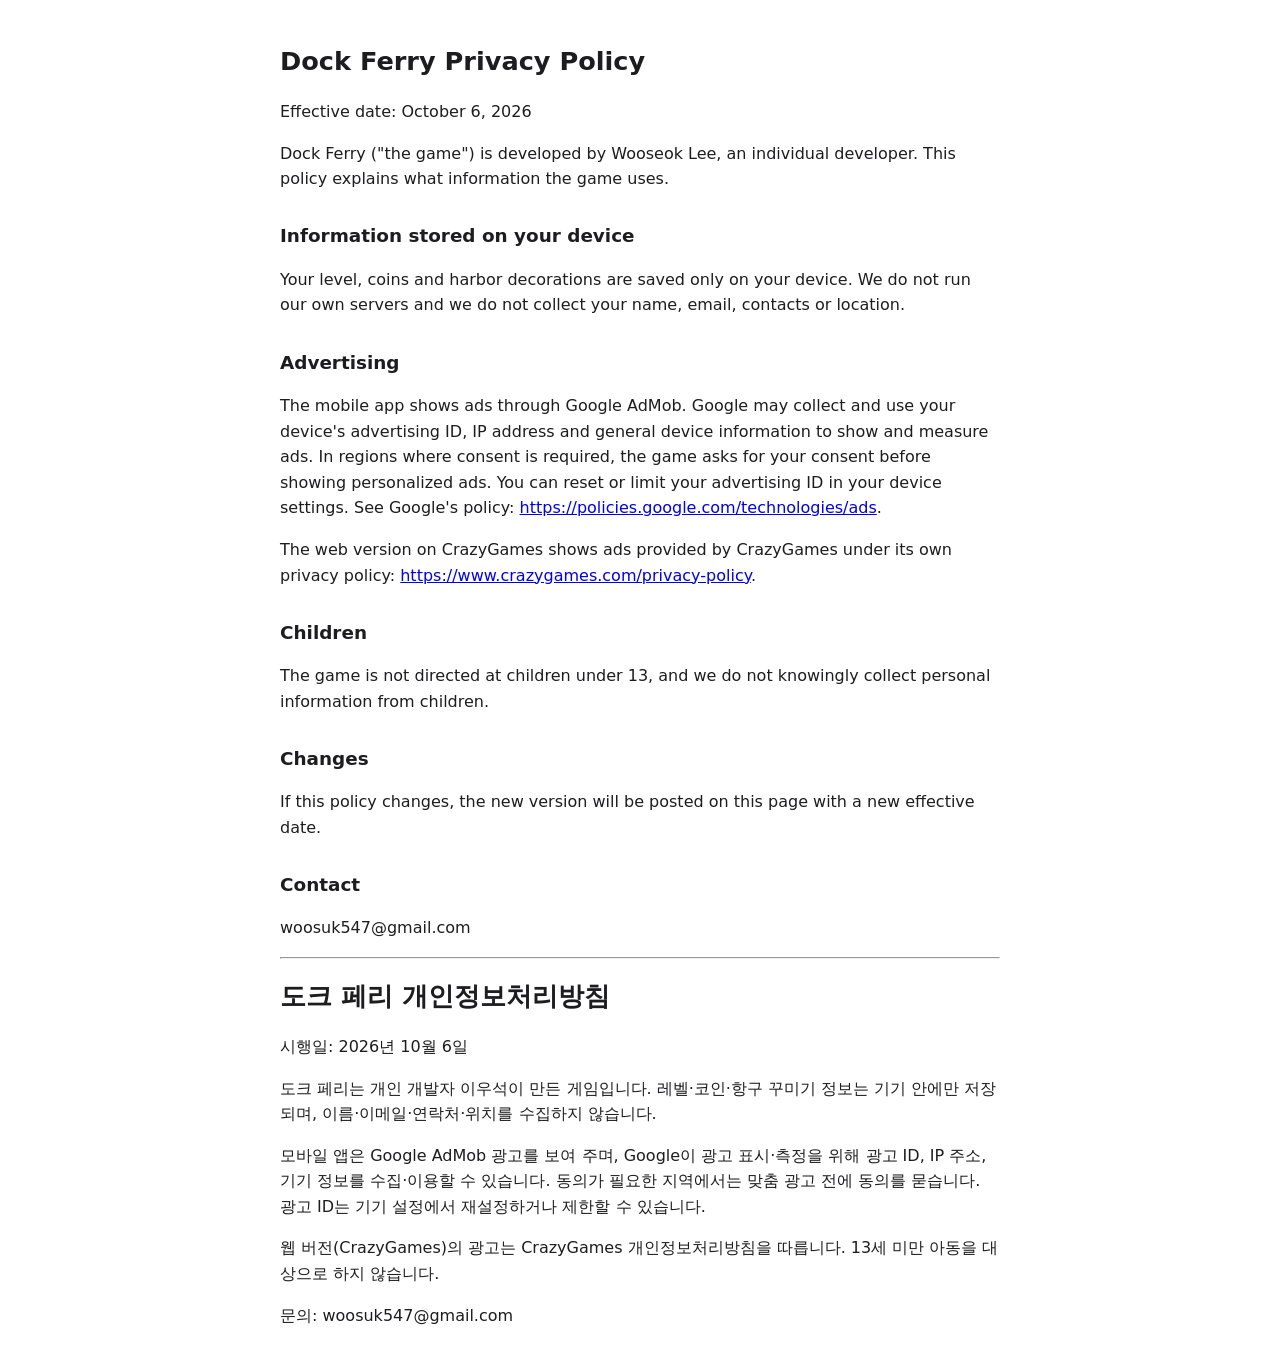
<file: dock-ferry/privacy/index.html>
<!doctype html>
<html lang="en">
<head>
<meta charset="utf-8">
<meta name="viewport" content="width=device-width, initial-scale=1">
<title>Dock Ferry Privacy Policy</title>
<style>
  body { font-family: system-ui, sans-serif; max-width: 720px; margin: 0 auto; padding: 24px 16px; line-height: 1.6; color: #1d1d1f; background: #fff; }
  h1 { font-size: 1.6rem; } h2 { font-size: 1.15rem; margin-top: 1.6em; }
</style>
</head>
<body>
<h1>Dock Ferry Privacy Policy</h1>
<p>Effective date: October 6, 2026</p>
<p>Dock Ferry ("the game") is developed by Wooseok Lee, an individual developer. This policy explains what information the game uses.</p>

<h2>Information stored on your device</h2>
<p>Your level, coins and harbor decorations are saved only on your device. We do not run our own servers and we do not collect your name, email, contacts or location.</p>

<h2>Advertising</h2>
<p>The mobile app shows ads through Google AdMob. Google may collect and use your device's advertising ID, IP address and general device information to show and measure ads. In regions where consent is required, the game asks for your consent before showing personalized ads. You can reset or limit your advertising ID in your device settings. See Google's policy: <a href="https://policies.google.com/technologies/ads">https://policies.google.com/technologies/ads</a>.</p>
<p>The web version on CrazyGames shows ads provided by CrazyGames under its own privacy policy: <a href="https://www.crazygames.com/privacy-policy">https://www.crazygames.com/privacy-policy</a>.</p>

<h2>Children</h2>
<p>The game is not directed at children under 13, and we do not knowingly collect personal information from children.</p>

<h2>Changes</h2>
<p>If this policy changes, the new version will be posted on this page with a new effective date.</p>

<h2>Contact</h2>
<p>woosuk547@gmail.com</p>

<hr>
<h1 lang="ko">도크 페리 개인정보처리방침</h1>
<div lang="ko">
<p>시행일: 2026년 10월 6일</p>
<p>도크 페리는 개인 개발자 이우석이 만든 게임입니다. 레벨·코인·항구 꾸미기 정보는 기기 안에만 저장되며, 이름·이메일·연락처·위치를 수집하지 않습니다.</p>
<p>모바일 앱은 Google AdMob 광고를 보여 주며, Google이 광고 표시·측정을 위해 광고 ID, IP 주소, 기기 정보를 수집·이용할 수 있습니다. 동의가 필요한 지역에서는 맞춤 광고 전에 동의를 묻습니다. 광고 ID는 기기 설정에서 재설정하거나 제한할 수 있습니다.</p>
<p>웹 버전(CrazyGames)의 광고는 CrazyGames 개인정보처리방침을 따릅니다. 13세 미만 아동을 대상으로 하지 않습니다.</p>
<p>문의: woosuk547@gmail.com</p>
</div>
</body>
</html>
</file>
